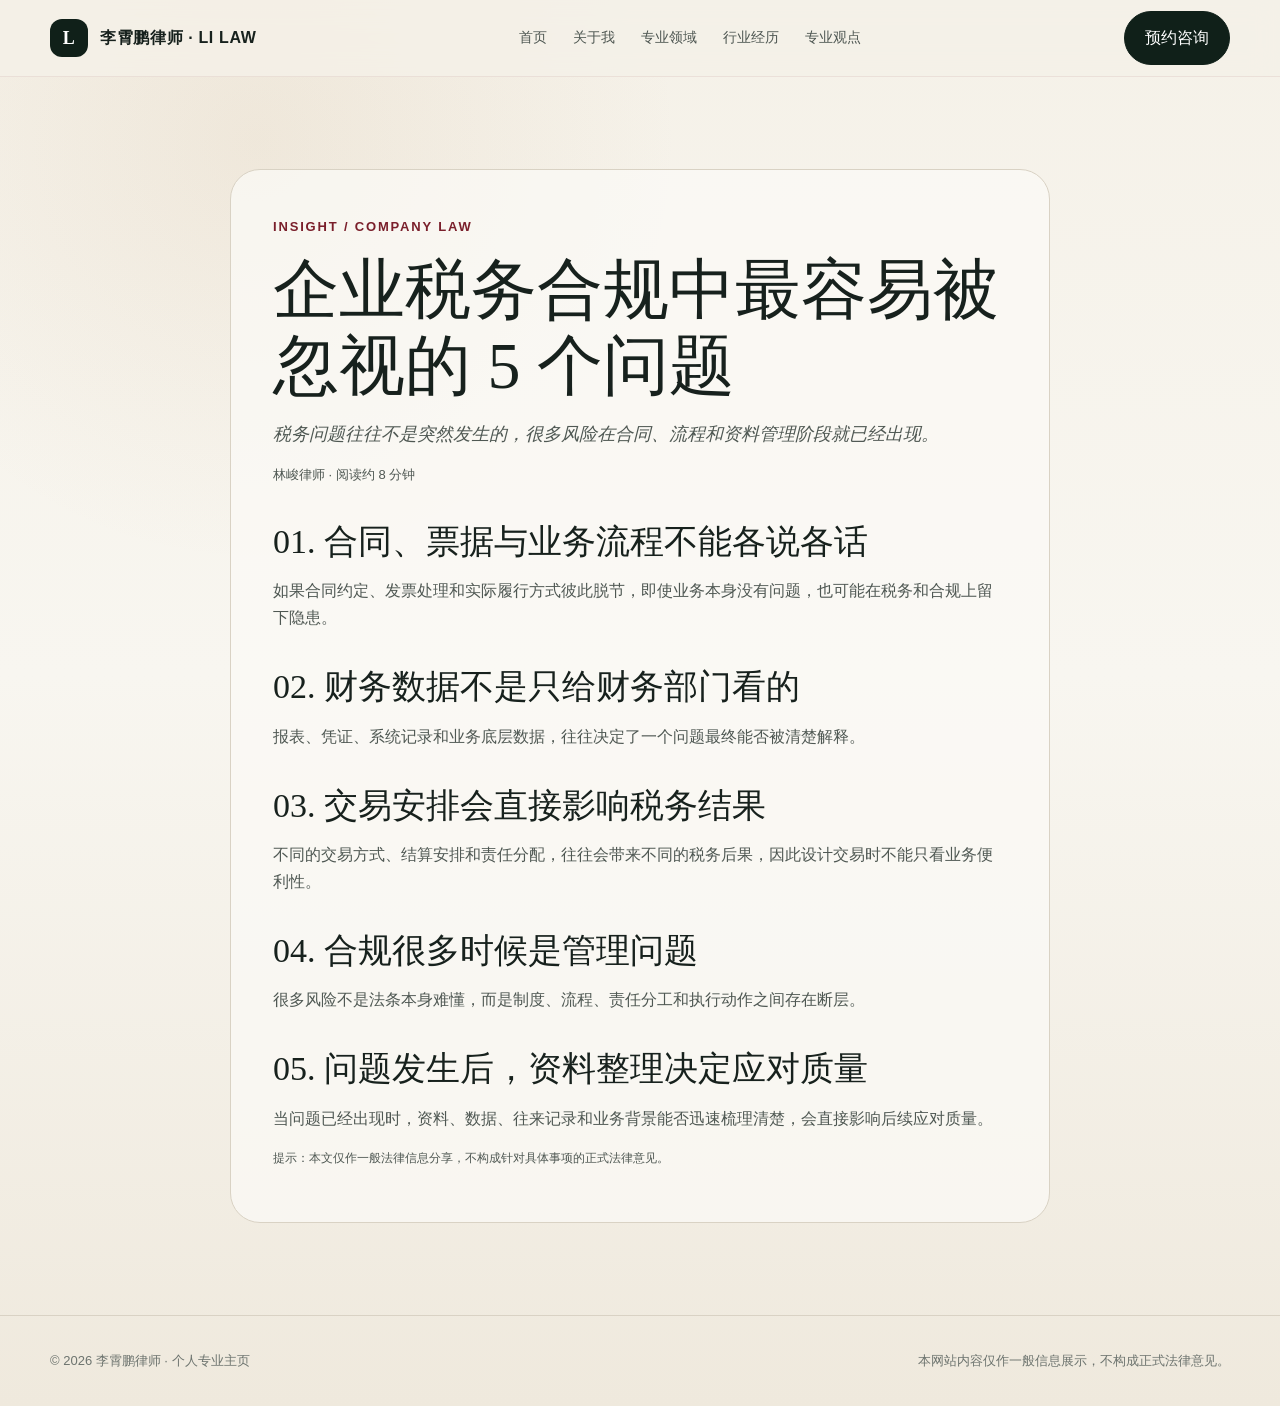
<file: article.html>
<!doctype html>
<html lang="zh-CN"><head><meta charset="utf-8"><meta name="viewport" content="width=device-width,initial-scale=1">
<title>专业文章｜林峻律师</title><link rel="stylesheet" href="style.css"></head><body>
<div class="nav-wrap">
  <div class="container nav">
    <a class="brand" href="index.html">
      <span class="brand-mark">L</span>
      <span data-global="brand">林峻律师 · LIN LAW</span>
    </a>
    <div class="nav-links">
      <a href="index.html">首页</a>
      <a href="about.html">关于我</a>
      <a href="practice.html">专业领域</a>
      <a href="cases.html">行业经历</a>
      <a href="insights.html">专业观点</a>
    </div>
    <a class="nav-cta" href="contact.html">预约咨询</a>
  </div>
</div>

<section class="section"><div class="container"><article class="article">
<span class="eyebrow">INSIGHT / COMPANY LAW</span>
<h1 style="font-size:clamp(38px,6vw,66px)" data-edit="article_title">企业税务合规中最容易被忽视的 5 个问题</h1>
<p class="kicker" data-edit="article_kicker">税务问题往往不是突然发生的，很多风险在合同、流程和资料管理阶段就已经出现。</p>
<p class="meta">林峻律师 · 阅读约 8 分钟</p>
<h2 data-edit="article_h1">01. 合同、票据与业务流程不能各说各话</h2><p data-edit="article_p1">如果合同约定、发票处理和实际履行方式彼此脱节，即使业务本身没有问题，也可能在税务和合规上留下隐患。</p>
<h2 data-edit="article_h2">02. 财务数据不是只给财务部门看的</h2><p data-edit="article_p2">报表、凭证、系统记录和业务底层数据，往往决定了一个问题最终能否被清楚解释。</p>
<h2 data-edit="article_h3">03. 交易安排会直接影响税务结果</h2><p data-edit="article_p3">不同的交易方式、结算安排和责任分配，往往会带来不同的税务后果，因此设计交易时不能只看业务便利性。</p>
<h2 data-edit="article_h4">04. 合规很多时候是管理问题</h2><p data-edit="article_p4">很多风险不是法条本身难懂，而是制度、流程、责任分工和执行动作之间存在断层。</p>
<h2 data-edit="article_h5">05. 问题发生后，资料整理决定应对质量</h2><p data-edit="article_p5">当问题已经出现时，资料、数据、往来记录和业务背景能否迅速梳理清楚，会直接影响后续应对质量。</p>
<p class="notice">提示：本文仅作一般法律信息分享，不构成针对具体事项的正式法律意见。</p>
</article></div></section>

<footer class="footer">
  <div class="container" style="display:flex;justify-content:space-between;gap:20px;flex-wrap:wrap">
    <span>© <span data-year></span> <span data-global="footer_brand">林峻律师 · 个人专业主页</span></span>
    <span>本网站内容仅作一般信息展示，不构成正式法律意见。</span>
  </div>
</footer>
<script src="published-content.js"></script>
<script src="script.js"></script>
</body></html>
</file>
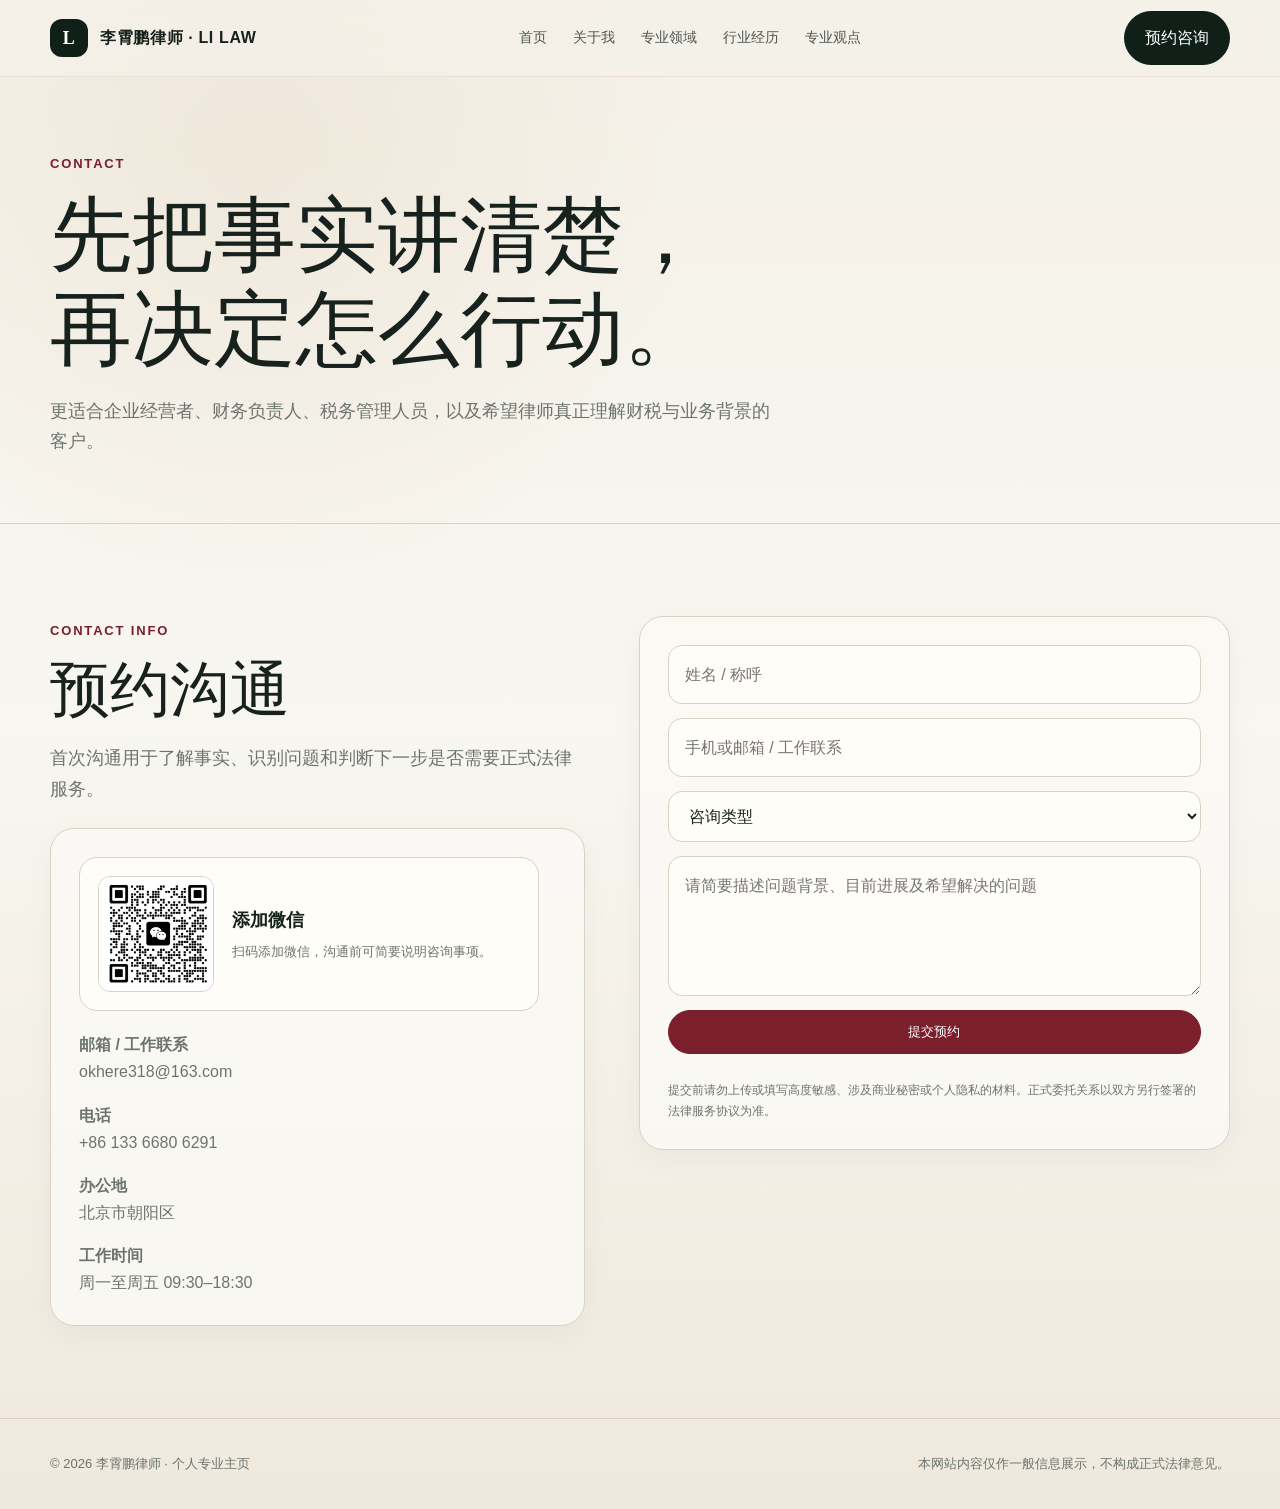
<file: contact.html>
<!doctype html>
<html lang="zh-CN"><head><meta charset="utf-8"><meta name="viewport" content="width=device-width,initial-scale=1">
<title>预约咨询｜林峻律师</title><link rel="stylesheet" href="style.css"></head><body>
<div class="nav-wrap">
  <div class="container nav">
    <a class="brand" href="index.html">
      <span class="brand-mark">L</span>
      <span data-global="brand">林峻律师 · LIN LAW</span>
    </a>
    <div class="nav-links">
      <a href="index.html">首页</a>
      <a href="about.html">关于我</a>
      <a href="practice.html">专业领域</a>
      <a href="cases.html">行业经历</a>
      <a href="insights.html">专业观点</a>
    </div>
    <a class="nav-cta" href="contact.html">预约咨询</a>
  </div>
</div>

<header class="page-hero"><div class="container"><span class="eyebrow">CONTACT</span><h1>先把事实讲清楚，<br>再决定怎么行动。</h1><p class="lead">更适合企业经营者、财务负责人、税务管理人员，以及希望律师真正理解财税与业务背景的客户。</p></div></header>
<section class="section"><div class="container split" style="align-items:start">
  <div>
    <span class="eyebrow">CONTACT INFO</span><h2>预约沟通</h2>
    <p class="lead">首次沟通用于了解事实、识别问题和判断下一步是否需要正式法律服务。</p>
    <div class="card" style="margin-top:24px">
      <div class="qr-card" style="margin-bottom:20px">
        <img class="qr-img" data-photo="wechat" alt="微信二维码">
        <div class="qr-copy"><strong>添加微信</strong><p>扫码添加微信，沟通前可简要说明咨询事项。</p></div>
      </div>
      <p><strong>邮箱 / 工作联系</strong><br><span data-global="email">contact@linlaw.example</span></p>
      <p><strong>电话</strong><br><span data-global="phone">+86 138 0000 0000</span></p>
      <p><strong>办公地</strong><br><span data-global="office">上海市静安区 / 北京市朝阳区</span></p>
      <p><strong>工作时间</strong><br>周一至周五 09:30–18:30</p>
    </div>
  </div>
  <div class="card">
    <form class="form" onsubmit="event.preventDefault();alert('演示页面：表单尚未连接到真实提交服务。');">
      <input class="input" placeholder="姓名 / 称呼" required>
      <input class="input" placeholder="手机或邮箱 / 工作联系" required>
      <select class="input"><option>咨询类型</option><option>公司与股权</option><option>合同争议</option><option>投资争议</option><option>常年顾问</option><option>其他</option></select>
      <textarea class="input" placeholder="请简要描述问题背景、目前进展及希望解决的问题"></textarea>
      <button class="btn primary" type="submit">提交预约</button>
      <p class="notice">提交前请勿上传或填写高度敏感、涉及商业秘密或个人隐私的材料。正式委托关系以双方另行签署的法律服务协议为准。</p>
    </form>
  </div>
</div></section>

<footer class="footer">
  <div class="container" style="display:flex;justify-content:space-between;gap:20px;flex-wrap:wrap">
    <span>© <span data-year></span> <span data-global="footer_brand">林峻律师 · 个人专业主页</span></span>
    <span>本网站内容仅作一般信息展示，不构成正式法律意见。</span>
  </div>
</footer>
<script src="published-content.js"></script>
<script src="script.js"></script>
</body></html>
</file>
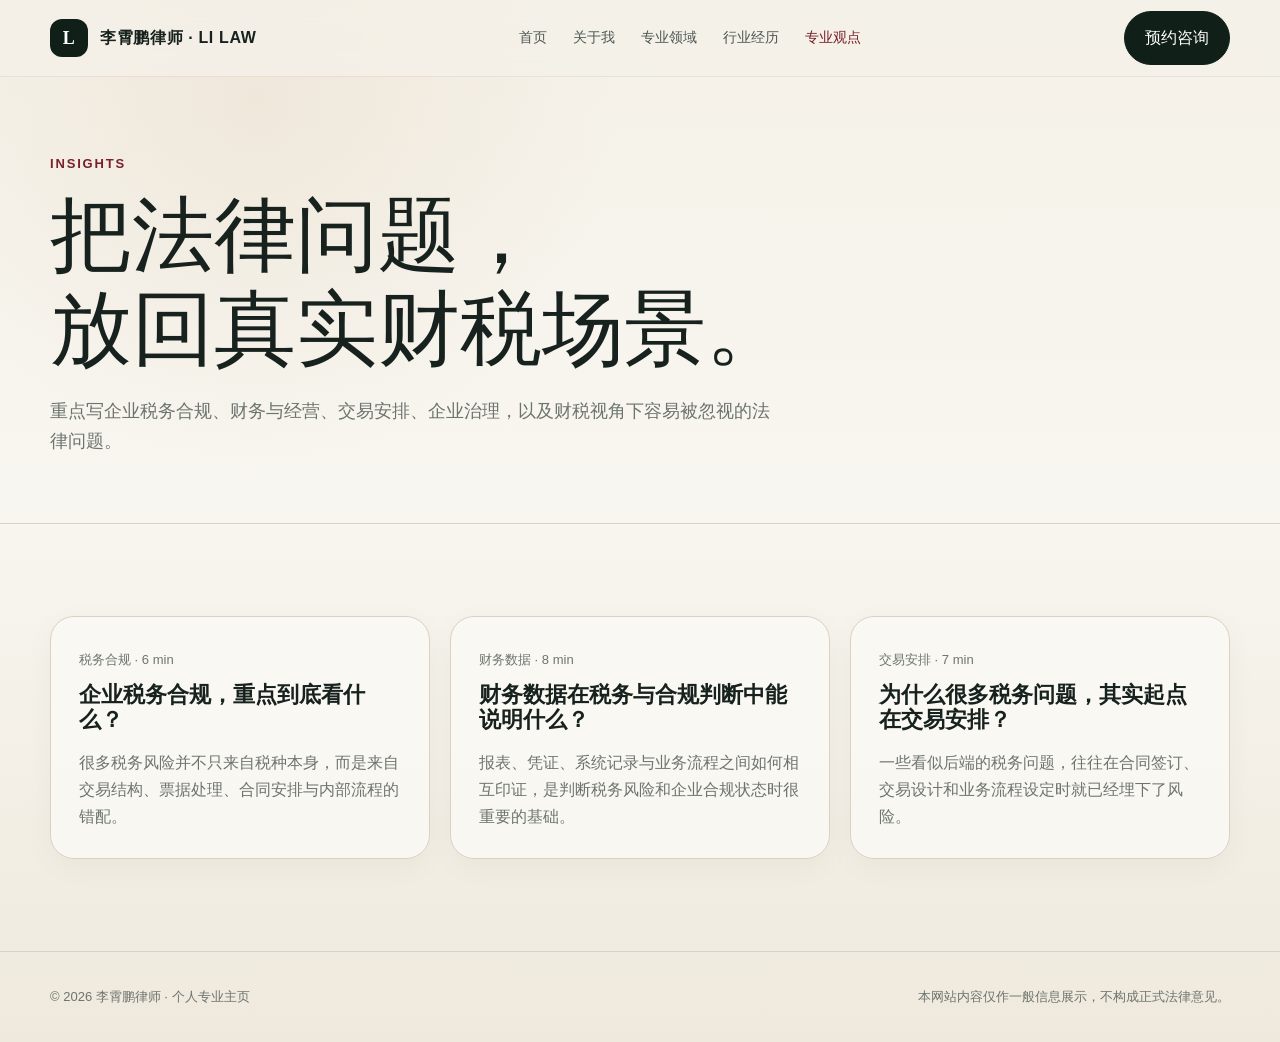
<file: insights.html>
<!doctype html>
<html lang="zh-CN"><head><meta charset="utf-8"><meta name="viewport" content="width=device-width,initial-scale=1">
<title>专业观点｜林峻律师</title><link rel="stylesheet" href="style.css"></head><body>
<div class="nav-wrap">
  <div class="container nav">
    <a class="brand" href="index.html">
      <span class="brand-mark">L</span>
      <span data-global="brand">林峻律师 · LIN LAW</span>
    </a>
    <div class="nav-links">
      <a href="index.html">首页</a>
      <a href="about.html">关于我</a>
      <a href="practice.html">专业领域</a>
      <a href="cases.html">行业经历</a>
      <a href="insights.html">专业观点</a>
    </div>
    <a class="nav-cta" href="contact.html">预约咨询</a>
  </div>
</div>

<header class="page-hero"><div class="container"><span class="eyebrow">INSIGHTS</span><h1>把法律问题，<br>放回真实财税场景。</h1><p class="lead">重点写企业税务合规、财务与经营、交易安排、企业治理，以及财税视角下容易被忽视的法律问题。</p></div></header>
<section class="section"><div class="container grid-3">
  <a class="card" href="article.html"><span class="meta" data-edit="ins1_meta">税务合规 · 6 min</span><h3 style="margin-top:10px" data-edit="ins1_title">企业税务合规，重点到底看什么？</h3><p data-edit="ins1_text">很多税务风险并不只来自税种本身，而是来自交易结构、票据处理、合同安排与内部流程的错配。</p></a>
  <a class="card" href="article.html"><span class="meta" data-edit="ins2_meta">财务数据 · 8 min</span><h3 style="margin-top:10px" data-edit="ins2_title">财务数据在税务与合规判断中能说明什么？</h3><p data-edit="ins2_text">报表、凭证、系统记录与业务流程之间如何相互印证，是判断税务风险和企业合规状态时很重要的基础。</p></a>
  <a class="card" href="article.html"><span class="meta" data-edit="ins3_meta">交易安排 · 7 min</span><h3 style="margin-top:10px" data-edit="ins3_title">为什么很多税务问题，其实起点在交易安排？</h3><p data-edit="ins3_text">一些看似后端的税务问题，往往在合同签订、交易设计和业务流程设定时就已经埋下了风险。</p></a>
</div></section>

<footer class="footer">
  <div class="container" style="display:flex;justify-content:space-between;gap:20px;flex-wrap:wrap">
    <span>© <span data-year></span> <span data-global="footer_brand">林峻律师 · 个人专业主页</span></span>
    <span>本网站内容仅作一般信息展示，不构成正式法律意见。</span>
  </div>
</footer>
<script src="published-content.js"></script>
<script src="script.js"></script>
</body></html>
</file>
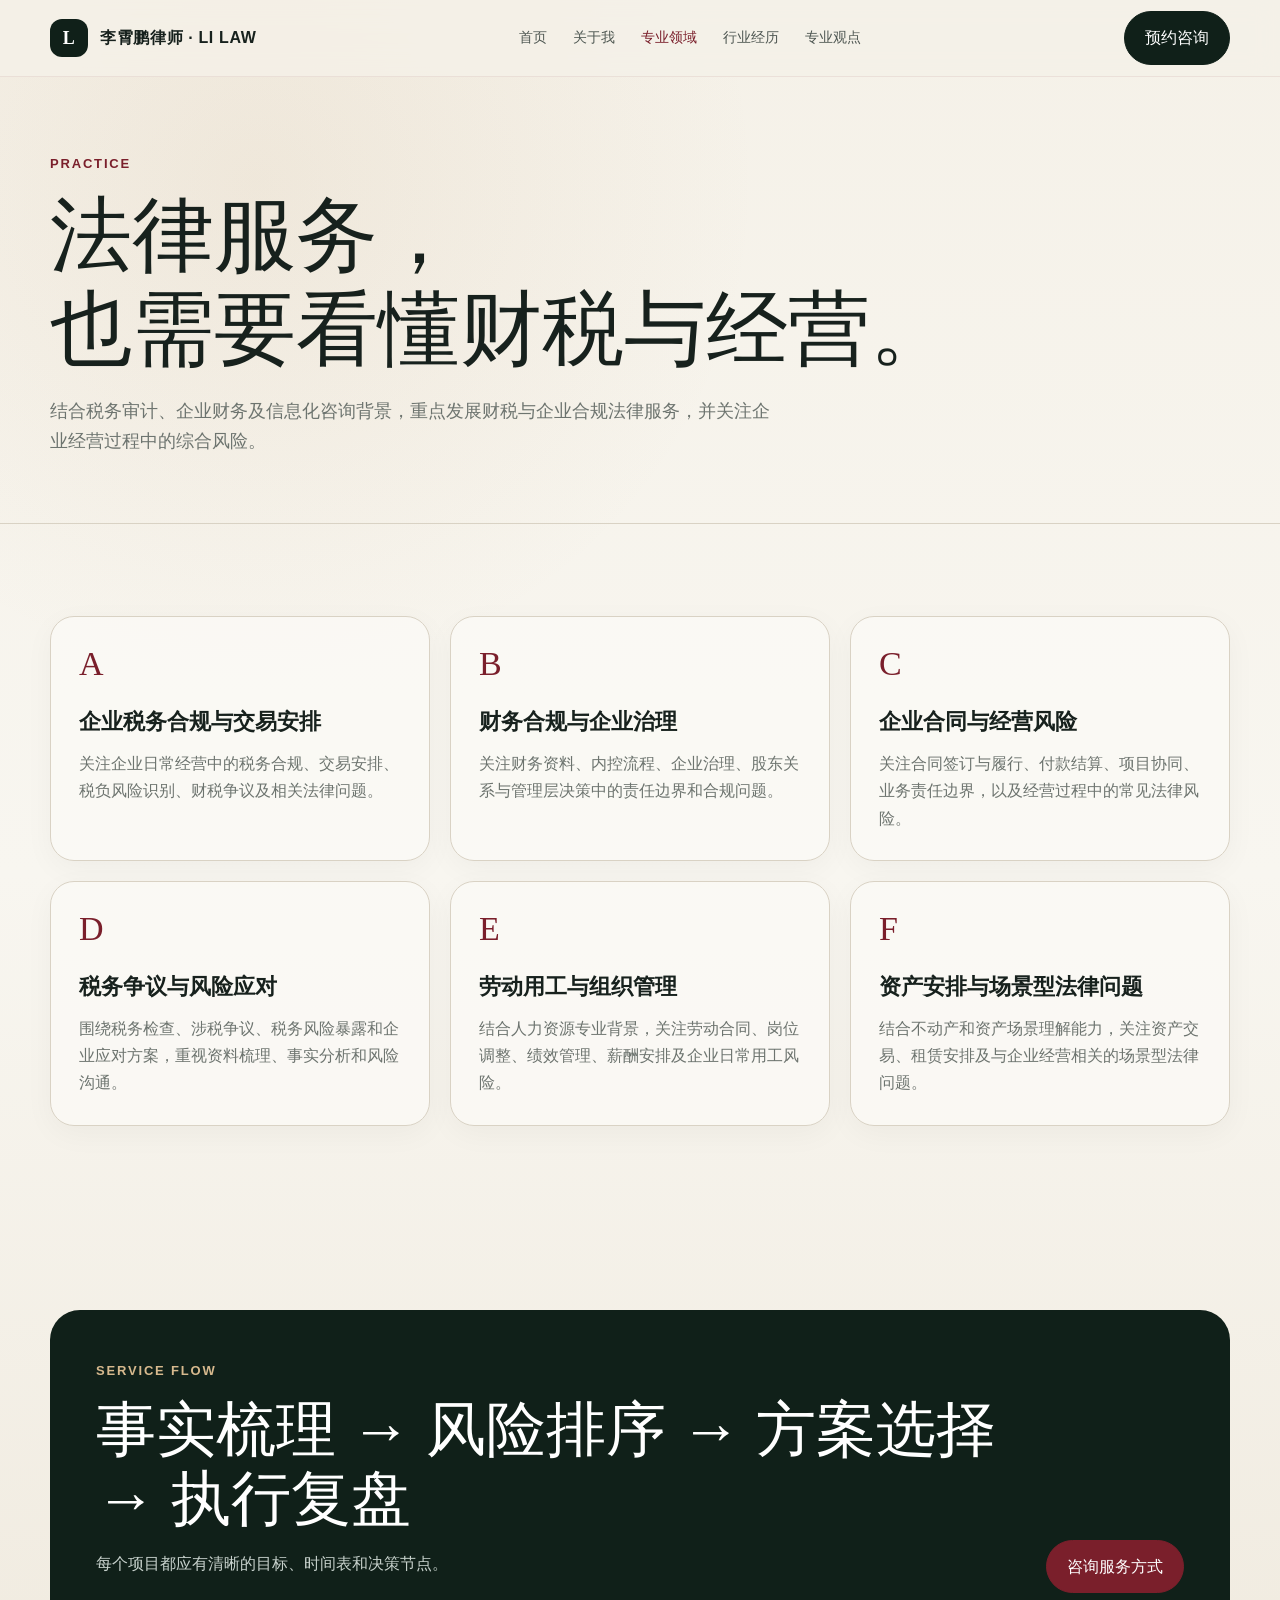
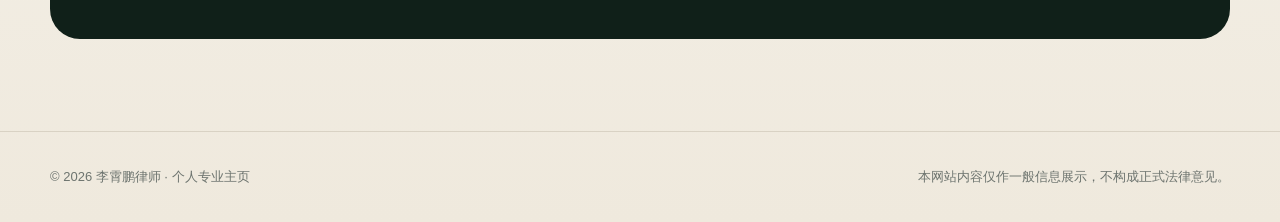
<file: practice.html>
<!doctype html>
<html lang="zh-CN"><head><meta charset="utf-8"><meta name="viewport" content="width=device-width,initial-scale=1">
<title>执业领域｜林峻律师</title><link rel="stylesheet" href="style.css"></head><body>
<div class="nav-wrap">
  <div class="container nav">
    <a class="brand" href="index.html">
      <span class="brand-mark">L</span>
      <span data-global="brand">林峻律师 · LIN LAW</span>
    </a>
    <div class="nav-links">
      <a href="index.html">首页</a>
      <a href="about.html">关于我</a>
      <a href="practice.html">专业领域</a>
      <a href="cases.html">行业经历</a>
      <a href="insights.html">专业观点</a>
    </div>
    <a class="nav-cta" href="contact.html">预约咨询</a>
  </div>
</div>

<header class="page-hero"><div class="container"><span class="eyebrow">PRACTICE</span><h1>法律服务，<br>也需要看懂财税与经营。</h1><p class="lead">结合税务审计、企业财务及信息化咨询背景，重点发展财税与企业合规法律服务，并关注企业经营过程中的综合风险。</p></div></header>
<section class="section"><div class="container grid-3">
  <div class="card"><div class="num">A</div><h3 data-edit="practice1_title">企业税务合规与交易安排</h3><p data-edit="practice1_text">关注企业日常经营中的税务合规、交易安排、税负风险识别、财税争议及相关法律问题。</p></div>
  <div class="card"><div class="num">B</div><h3 data-edit="practice2_title">财务合规与企业治理</h3><p data-edit="practice2_text">关注财务资料、内控流程、企业治理、股东关系与管理层决策中的责任边界和合规问题。</p></div>
  <div class="card"><div class="num">C</div><h3 data-edit="practice3_title">企业合同与经营风险</h3><p data-edit="practice3_text">关注合同签订与履行、付款结算、项目协同、业务责任边界，以及经营过程中的常见法律风险。</p></div>
  <div class="card"><div class="num">D</div><h3 data-edit="practice4_title">税务争议与风险应对</h3><p data-edit="practice4_text">围绕税务检查、涉税争议、税务风险暴露和企业应对方案，重视资料梳理、事实分析和风险沟通。</p></div>
  <div class="card"><div class="num">E</div><h3 data-edit="practice5_title">劳动用工与组织管理</h3><p data-edit="practice5_text">结合人力资源专业背景，关注劳动合同、岗位调整、绩效管理、薪酬安排及企业日常用工风险。</p></div>
  <div class="card"><div class="num">F</div><h3 data-edit="practice6_title">资产安排与场景型法律问题</h3><p data-edit="practice6_text">结合不动产和资产场景理解能力，关注资产交易、租赁安排及与企业经营相关的场景型法律问题。</p></div>
</div></section>
<section class="section"><div class="container contact-box">
  <div><span class="eyebrow" style="color:#d7b98e">SERVICE FLOW</span><h2>事实梳理 → 风险排序 → 方案选择 → 执行复盘</h2><p>每个项目都应有清晰的目标、时间表和决策节点。</p></div>
  <a class="btn primary" href="contact.html">咨询服务方式</a>
</div></section>

<footer class="footer">
  <div class="container" style="display:flex;justify-content:space-between;gap:20px;flex-wrap:wrap">
    <span>© <span data-year></span> <span data-global="footer_brand">林峻律师 · 个人专业主页</span></span>
    <span>本网站内容仅作一般信息展示，不构成正式法律意见。</span>
  </div>
</footer>
<script src="published-content.js"></script>
<script src="script.js"></script>
</body></html>
</file>
<file: style.css>
:root{
  --bg:#f5f1e8;
  --paper:#fbfaf6;
  --ink:#17211d;
  --muted:#6d746f;
  --line:#d9d2c4;
  --accent:#7a1f2b;
  --accent2:#b58a55;
  --dark:#102019;
  --white:#fff;
  --shadow:0 18px 55px rgba(34,38,32,.10);
  --radius:24px;
}
*{box-sizing:border-box}
html{scroll-behavior:smooth}
body{
  margin:0;
  font-family:"Noto Sans SC","PingFang SC","Microsoft YaHei",Arial,sans-serif;
  color:var(--ink);
  background:
    radial-gradient(circle at 20% 10%, rgba(181,138,85,.10), transparent 26%),
    linear-gradient(180deg,var(--bg),#f8f6f0 48%,#efe9dd);
  line-height:1.7;
}
a{color:inherit;text-decoration:none}
img{max-width:100%;display:block}
.container{width:min(1180px,calc(100% - 40px));margin:auto}
.nav-wrap{
  position:sticky;top:0;z-index:50;
  backdrop-filter:blur(14px);
  background:rgba(245,241,232,.82);
  border-bottom:1px solid rgba(122,31,43,.08);
}
.nav{
  height:76px;display:flex;align-items:center;justify-content:space-between;gap:20px;
}
.brand{display:flex;align-items:center;gap:12px;font-weight:800;letter-spacing:.04em}
.brand-mark{
  width:38px;height:38px;border-radius:12px;background:var(--dark);color:#fff;
  display:grid;place-items:center;font-family:Georgia,serif;font-size:18px;
}
.nav-links{display:flex;gap:26px;color:#4e5752;font-size:14px}
.nav-links a:hover,.nav-links a.active{color:var(--accent)}
.nav-cta,.btn{
  display:inline-flex;align-items:center;justify-content:center;gap:8px;
  padding:12px 20px;border-radius:999px;border:1px solid var(--dark);
  transition:.25s ease;cursor:pointer;
}
.nav-cta{background:var(--dark);color:#fff}
.nav-cta:hover,.btn.primary:hover{transform:translateY(-2px);box-shadow:var(--shadow)}
.btn.primary{background:var(--accent);border-color:var(--accent);color:#fff}
.btn.ghost{background:transparent}
.section{padding:92px 0}
.eyebrow{
  display:inline-block;color:var(--accent);font-size:13px;font-weight:700;
  letter-spacing:.14em;text-transform:uppercase;margin-bottom:14px
}
h1,h2,h3{line-height:1.15;margin:0}
h1{font-family:Georgia,"Noto Serif SC","Songti SC",serif;font-size:clamp(46px,7vw,92px);font-weight:500}
h2{font-family:Georgia,"Noto Serif SC","Songti SC",serif;font-size:clamp(34px,5vw,60px);font-weight:500}
h3{font-size:22px}
.lead{font-size:18px;color:var(--muted);max-width:720px}
.hero{padding:54px 0 70px}
.hero-grid{display:grid;grid-template-columns:1.2fr .8fr;gap:40px;align-items:stretch}
.hero-copy{
  padding:56px 0;display:flex;flex-direction:column;justify-content:center
}
.hero-copy h1 span{color:var(--accent)}
.hero-actions{display:flex;gap:12px;flex-wrap:wrap;margin-top:30px}
.hero-card{
  position:relative;min-height:600px;border-radius:32px;overflow:hidden;background:#c9c1b3;
  box-shadow:var(--shadow)
}
.hero-card img{width:100%;height:100%;object-fit:cover;filter:saturate(.78) contrast(.96)}
.hero-card:after{
  content:"";position:absolute;inset:0;background:linear-gradient(180deg,transparent 48%,rgba(13,29,23,.78))
}
.hero-caption{
  position:absolute;left:28px;right:28px;bottom:28px;color:#fff;z-index:2
}
.hero-caption strong{display:block;font-size:24px;margin-bottom:4px}
.stats{display:grid;grid-template-columns:repeat(4,1fr);gap:14px;margin-top:34px}
.stat{padding:20px 8px;border-top:1px solid var(--line)}
.stat b{display:block;font-family:Georgia,serif;font-size:30px}
.stat span{font-size:13px;color:var(--muted)}
.grid-3{display:grid;grid-template-columns:repeat(3,1fr);gap:20px}
.card{
  background:rgba(251,250,246,.78);border:1px solid var(--line);border-radius:var(--radius);
  padding:28px;box-shadow:0 8px 30px rgba(34,38,32,.04)
}
.card .num{font:500 34px Georgia,serif;color:var(--accent);margin-bottom:26px}
.card p{color:var(--muted);margin-bottom:0}
.split{display:grid;grid-template-columns:.95fr 1.05fr;gap:54px;align-items:center}
.portrait{
  border-radius:28px;overflow:hidden;min-height:540px;background:#d7d0c2
}
.portrait img{height:100%;width:100%;object-fit:cover}
.quote{
  font:500 clamp(28px,4vw,50px)/1.28 Georgia,"Noto Serif SC",serif;
  margin:0;color:#26322d
}
.list{display:grid;gap:0;border-top:1px solid var(--line)}
.list-row{
  display:grid;grid-template-columns:180px 1fr auto;gap:26px;align-items:center;
  padding:22px 0;border-bottom:1px solid var(--line)
}
.list-row span:first-child{color:var(--muted);font-size:14px}
.tag{
  display:inline-flex;padding:6px 11px;border-radius:999px;background:#ebe3d6;
  color:#69523a;font-size:12px
}
.case-card{overflow:hidden;padding:0}
.case-cover{height:220px;background:#d5cbb8;overflow:hidden}
.case-cover img{width:100%;height:100%;object-fit:cover;filter:saturate(.72)}
.case-body{padding:24px}
.meta{font-size:13px;color:var(--muted)}
.timeline{position:relative;padding-left:24px}
.timeline:before{content:"";position:absolute;left:5px;top:8px;bottom:8px;width:1px;background:var(--line)}
.time-item{position:relative;padding:0 0 28px 24px}
.time-item:before{
  content:"";position:absolute;left:-24px;top:8px;width:11px;height:11px;border-radius:50%;
  background:var(--accent);box-shadow:0 0 0 5px var(--bg)
}
.time-item small{color:var(--accent);font-weight:700}
.contact-box{
  background:var(--dark);color:#fff;border-radius:30px;padding:46px;
  display:grid;grid-template-columns:1fr auto;gap:30px;align-items:end
}
.contact-box p{color:#c7d1cc}
.footer{padding:34px 0;border-top:1px solid var(--line);color:var(--muted);font-size:13px}
.page-hero{padding:72px 0 48px;border-bottom:1px solid var(--line)}
.page-hero h1{font-size:clamp(44px,7vw,82px)}
.kicker{font:italic 18px Georgia,serif;color:var(--accent)}
.filters{display:flex;gap:10px;flex-wrap:wrap;margin:24px 0 36px}
.filter{padding:8px 14px;border:1px solid var(--line);border-radius:999px;font-size:13px}
.article{
  max-width:820px;margin:auto;background:rgba(251,250,246,.76);
  border:1px solid var(--line);border-radius:30px;padding:42px
}
.article h2{font-size:34px;margin-top:36px}
.article p{color:#4f5853}
.form{display:grid;gap:14px}
.input{
  width:100%;padding:15px 16px;border:1px solid var(--line);border-radius:14px;
  background:#fffdf8;font:inherit;color:var(--ink)
}
textarea.input{min-height:140px;resize:vertical}
.notice{font-size:12px;color:var(--muted)}
.mobile-toggle{display:none}
@media(max-width:860px){
  .nav-links{display:none}
  .hero-grid,.split,.contact-box{grid-template-columns:1fr}
  .hero-card{min-height:480px}
  .grid-3{grid-template-columns:1fr}
  .stats{grid-template-columns:repeat(2,1fr)}
  .list-row{grid-template-columns:1fr;gap:6px}
  .section{padding:68px 0}
  .contact-box{align-items:start}
}


/* ===== No-portrait professional visual ===== */
.hero-visual{
  position:relative;min-height:600px;border-radius:32px;overflow:hidden;
  background:
    linear-gradient(rgba(255,255,255,.035) 1px,transparent 1px),
    linear-gradient(90deg,rgba(255,255,255,.035) 1px,transparent 1px),
    radial-gradient(circle at 78% 18%,rgba(181,138,85,.28),transparent 24%),
    linear-gradient(145deg,#0d2119,#173229 58%,#0e1d18);
  background-size:38px 38px,38px 38px,auto,auto;
  box-shadow:var(--shadow);color:#fff;padding:36px;
  display:flex;flex-direction:column;justify-content:space-between
}
.hero-visual:before{
  content:"";position:absolute;width:280px;height:280px;border-radius:50%;
  border:1px solid rgba(255,255,255,.10);right:-80px;top:84px
}
.hero-visual:after{
  content:"";position:absolute;width:430px;height:1px;background:rgba(255,255,255,.14);
  transform:rotate(-22deg);right:-90px;bottom:190px
}
.visual-top{position:relative;z-index:2}
.visual-code{font-size:12px;letter-spacing:.18em;color:#d6c2a0}
.visual-title{
  position:relative;z-index:2;font:500 clamp(54px,7vw,92px)/.94 Georgia,serif;
  letter-spacing:-.04em;margin:22px 0
}
.visual-title span{display:block;color:#d8b37d}
.visual-grid{
  position:relative;z-index:2;display:grid;grid-template-columns:repeat(3,1fr);
  gap:10px;margin-top:18px
}
.visual-chip{
  border-top:1px solid rgba(255,255,255,.22);padding-top:12px;
  font-size:12px;color:#cad4ce
}
.visual-chip strong{display:block;color:#fff;font-size:15px;margin-bottom:4px}
.visual-bottom{
  position:relative;z-index:2;border-top:1px solid rgba(255,255,255,.18);
  padding-top:20px;display:flex;justify-content:space-between;align-items:end;gap:20px
}
.visual-bottom strong{font-size:22px}
.visual-bottom span{font-size:12px;color:#bac8c1}
.qr-card{
  display:flex;align-items:center;gap:18px;padding:18px;background:#fffdf8;
  border:1px solid var(--line);border-radius:18px;max-width:460px
}
.qr-img{
  width:116px;height:116px;object-fit:cover;border-radius:12px;border:1px solid var(--line);
  background:
    linear-gradient(45deg,#eee 25%,transparent 25%),
    linear-gradient(-45deg,#eee 25%,transparent 25%),
    linear-gradient(45deg,transparent 75%,#eee 75%),
    linear-gradient(-45deg,transparent 75%,#eee 75%);
  background-size:16px 16px;background-position:0 0,0 8px,8px -8px,-8px 0
}
.qr-copy strong{display:block;font-size:18px}
.qr-copy p{margin:5px 0 0;color:var(--muted);font-size:13px}
.contact-grid{
  display:grid;grid-template-columns:1fr auto;gap:30px;align-items:center
}
@media(max-width:860px){
  .hero-visual{min-height:480px}
  .visual-grid{grid-template-columns:1fr}
  .contact-grid{grid-template-columns:1fr}
}


/* ===== Split hero visual: legal document + data view ===== */
.hero-visual{
  position:relative;min-height:600px;border-radius:32px;overflow:hidden;
  background:linear-gradient(135deg,#f8f5ed,#f1ebe0);
  box-shadow:var(--shadow);
  display:grid;
  grid-template-columns:1.02fr .98fr;
  border:1px solid rgba(23,33,29,.08);
}
.hero-visual-left{
  position:relative;
  padding:34px 30px 28px 34px;
  background:
    linear-gradient(180deg,rgba(122,31,43,.02),transparent 30%),
    linear-gradient(180deg,#fcfbf8,#f7f2e9);
}
.hero-visual-left::after{
  content:"";
  position:absolute;top:28px;right:0;bottom:28px;width:1px;
  background:linear-gradient(180deg,transparent,#d9d2c4,transparent);
}
.doc-kicker{
  font-size:11px;letter-spacing:.22em;text-transform:uppercase;color:var(--accent);font-weight:700
}
.doc-title{
  margin:22px 0 18px;
  font:500 clamp(28px,3.4vw,42px)/1.08 Georgia,"Noto Serif SC",serif;
  color:#18211e;
}
.doc-lines{
  display:grid;gap:12px;margin:12px 0 24px;
}
.doc-line{
  height:10px;border-radius:999px;background:linear-gradient(90deg,#d3ccbf,#ece6da);
}
.doc-line.w1{width:88%}
.doc-line.w2{width:74%}
.doc-line.w3{width:92%}
.doc-line.w4{width:61%}
.doc-line.w5{width:84%}
.doc-box{
  margin-top:18px;padding-top:18px;border-top:1px solid #ddd4c5;
  display:grid;gap:14px
}
.doc-item small{
  display:block;font-size:11px;letter-spacing:.18em;color:#8a7463;text-transform:uppercase;margin-bottom:6px
}
.doc-item strong{
  display:block;font-size:17px;color:#1b2521;margin-bottom:4px
}
.doc-item span{font-size:13px;color:#6c736f}
.hero-visual-right{
  position:relative;padding:30px 28px;
  background:
    linear-gradient(rgba(255,255,255,.04) 1px,transparent 1px),
    linear-gradient(90deg,rgba(255,255,255,.04) 1px,transparent 1px),
    linear-gradient(145deg,#0f211b,#173129 58%,#0e1d18);
  background-size:34px 34px,34px 34px,auto;
  color:#fff;
  display:flex;flex-direction:column;justify-content:space-between
}
.data-top{
  display:flex;justify-content:space-between;align-items:start;gap:14px
}
.data-code{
  font-size:11px;letter-spacing:.22em;color:#cfb182;text-transform:uppercase
}
.data-badge{
  padding:7px 10px;border:1px solid rgba(255,255,255,.14);
  border-radius:999px;font-size:11px;color:#d4ddd8
}
.data-grid{
  display:grid;grid-template-columns:repeat(2,1fr);gap:12px;margin:24px 0 18px
}
.metric{
  padding:16px 14px;border:1px solid rgba(255,255,255,.10);
  border-radius:18px;background:rgba(255,255,255,.03);backdrop-filter:blur(2px)
}
.metric b{
  display:block;font:500 30px/1 Georgia,serif;color:#fff;margin-bottom:5px
}
.metric span{display:block;font-size:12px;color:#c5d0ca}
.data-chart{
  position:relative;height:160px;margin-top:12px;border-radius:20px;
  border:1px solid rgba(255,255,255,.10);overflow:hidden;
  background:linear-gradient(180deg,rgba(255,255,255,.04),rgba(255,255,255,.015));
}
.data-chart::before{
  content:"";
  position:absolute;inset:0;
  background:
    linear-gradient(rgba(255,255,255,.06) 1px,transparent 1px),
    linear-gradient(90deg,rgba(255,255,255,.06) 1px,transparent 1px);
  background-size:24px 24px;
}
.data-chart svg{
  position:absolute;inset:0;width:100%;height:100%
}
.data-footer{
  display:flex;justify-content:space-between;align-items:end;gap:20px;
  margin-top:18px;padding-top:18px;border-top:1px solid rgba(255,255,255,.14)
}
.data-footer strong{font-size:22px}
.data-footer span{font-size:12px;color:#bac8c1}
@media(max-width:860px){
  .hero-visual{grid-template-columns:1fr}
  .hero-visual-left::after{display:none}
  .hero-visual-right{min-height:360px}
}
</file>
